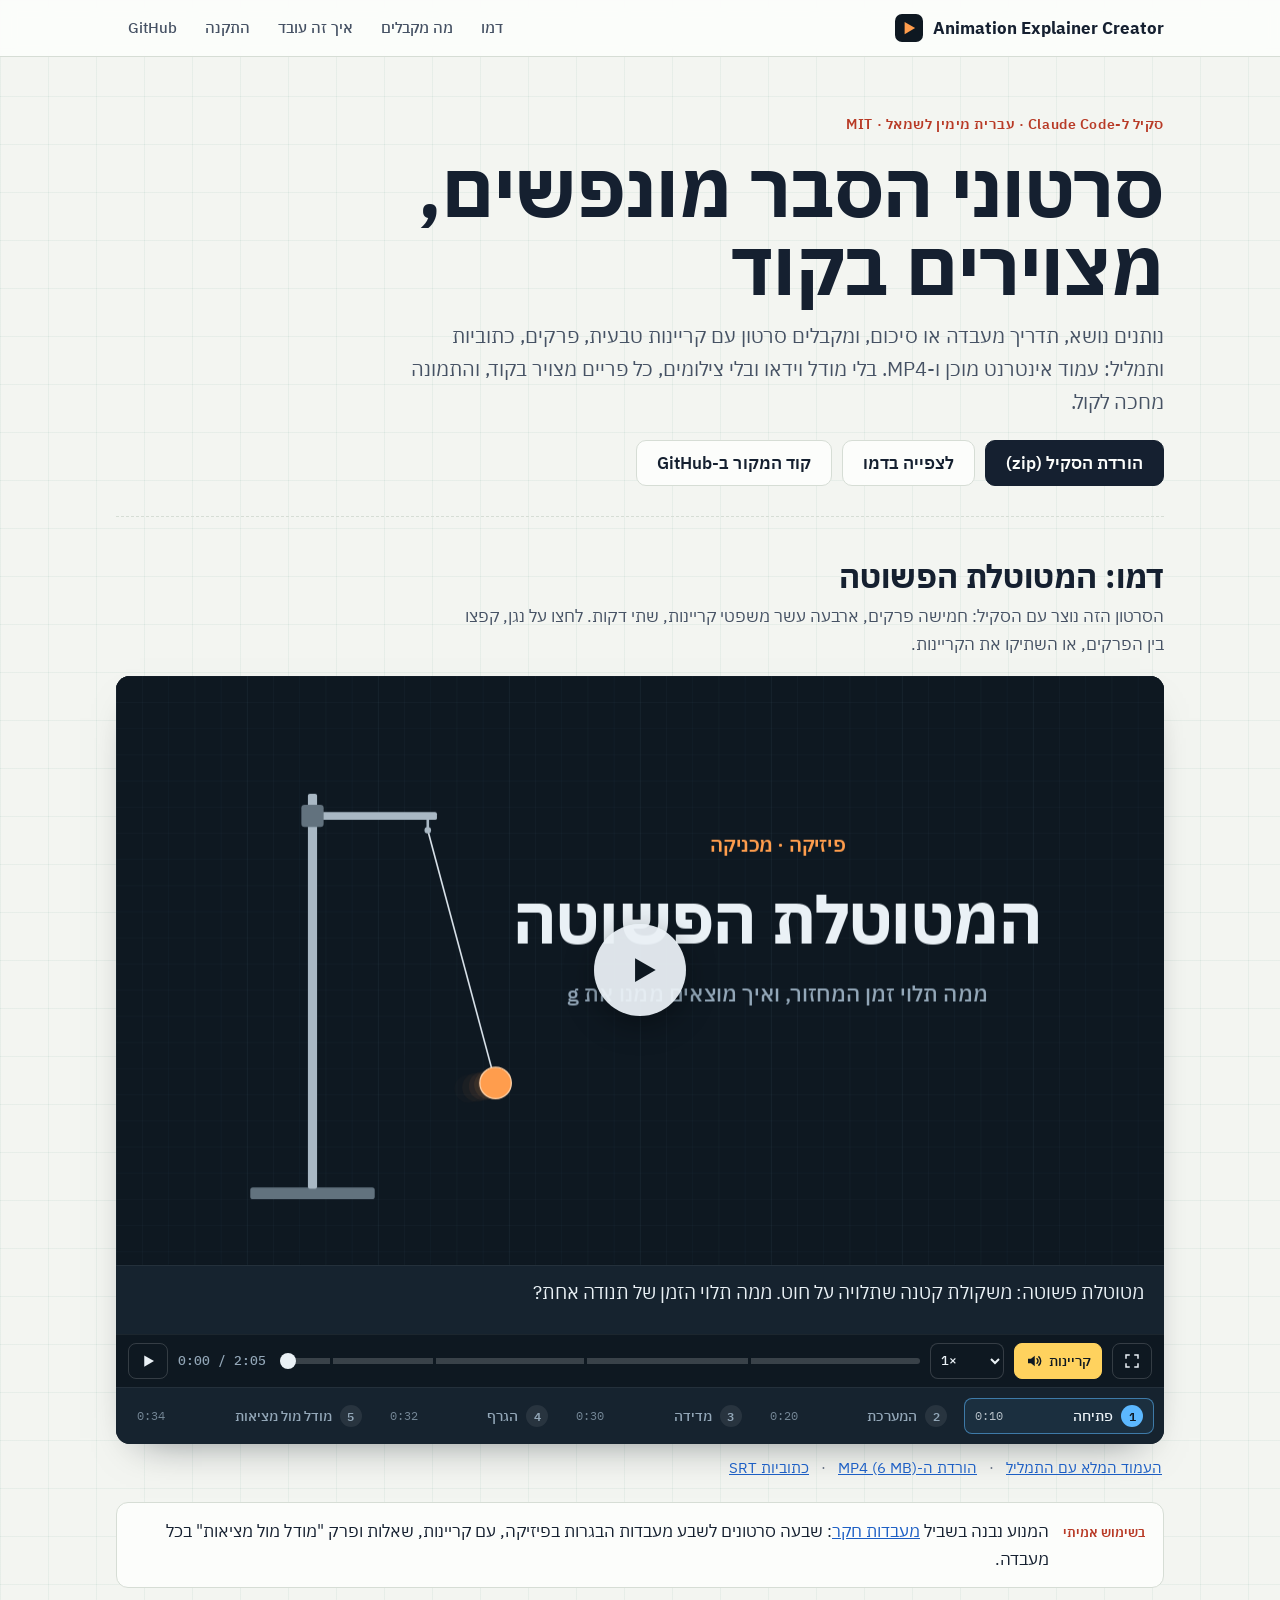
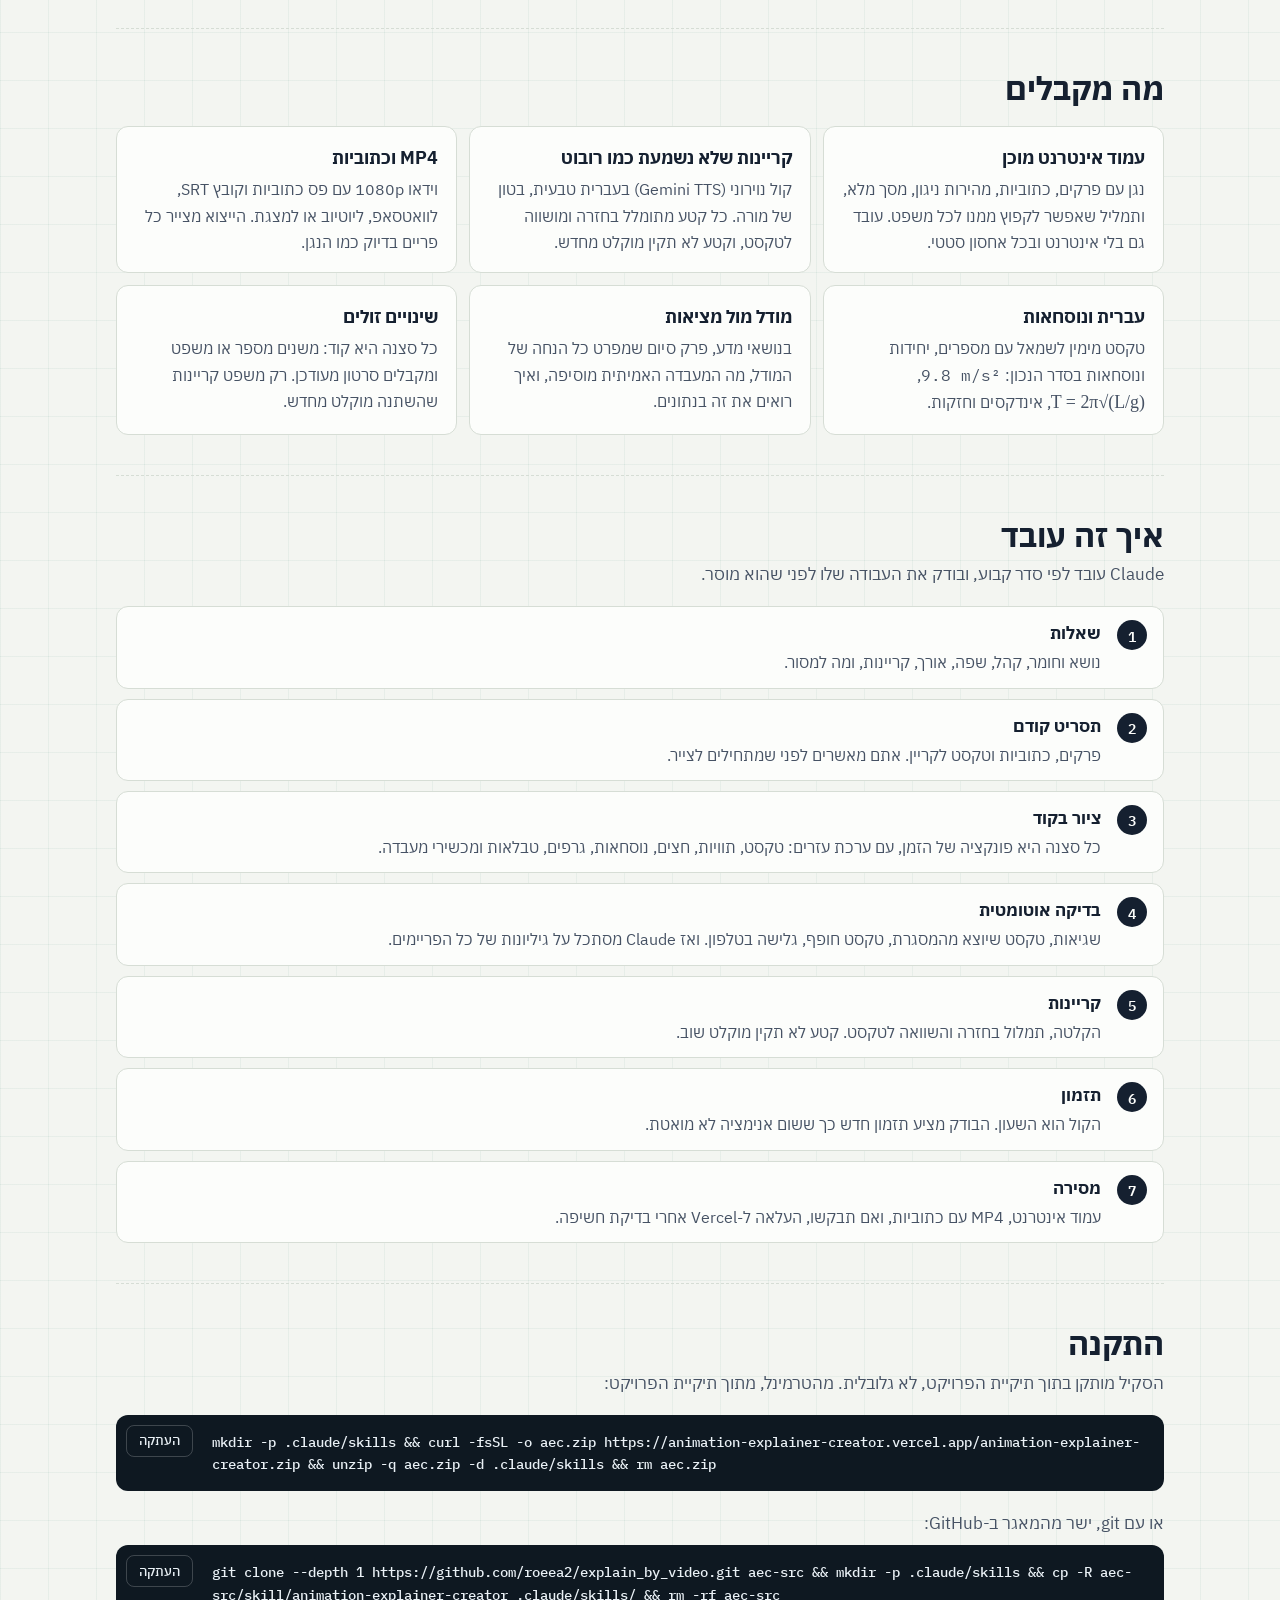
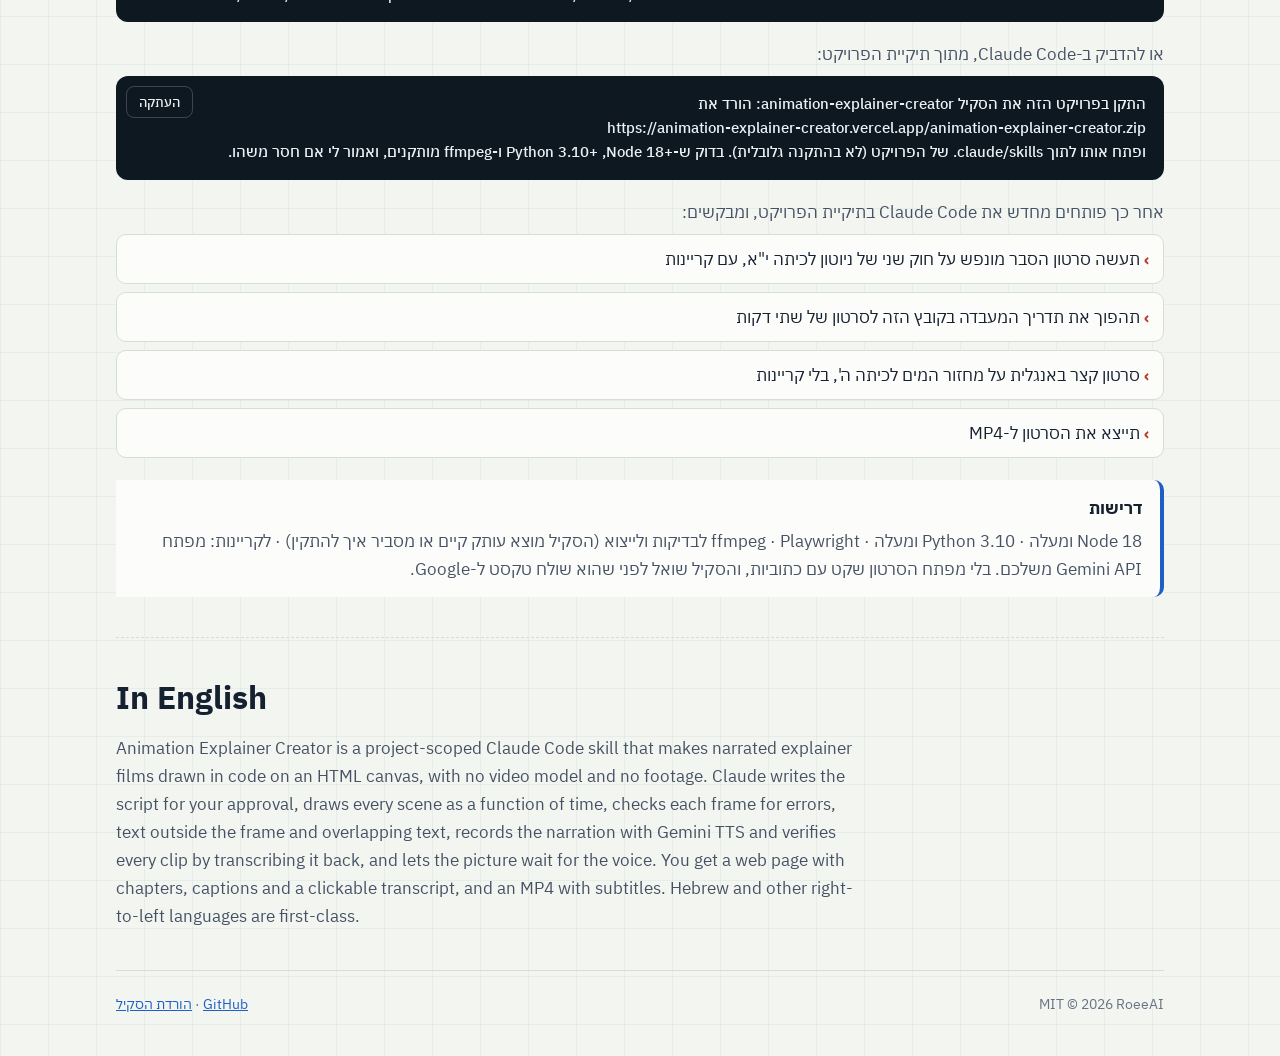
<file: site/index.html>
<!doctype html>
<html lang="he" dir="rtl">
<head>
<meta charset="utf-8">
<meta name="viewport" content="width=device-width, initial-scale=1">
<title>Animation Explainer Creator · סרטוני הסבר מונפשים</title>
<meta name="description" content="סקיל ל-Claude Code שהופך נושא, תדריך מעבדה או סיכום לסרטון הסבר מונפש עם קריינות טבעית בעברית, פרקים, כתוביות ותמליל, עמוד אינטרנט מוכן ו-MP4.">
<!-- og -->
<meta property="og:type" content="website">
<meta property="og:url" content="https://animation-explainer-creator.vercel.app/">
<meta property="og:site_name" content="Animation Explainer Creator">
<meta property="og:title" content="Animation Explainer Creator · סרטוני הסבר מונפשים">
<meta property="og:description" content="סקיל ל-Claude Code: נושא או תדריך נכנס, סרטון הסבר מונפש עם קריינות טבעית בעברית יוצא. עמוד אינטרנט מוכן ו-MP4.">
<meta property="og:image" content="https://animation-explainer-creator.vercel.app/og.jpg">
<meta property="og:image:width" content="1200">
<meta property="og:image:height" content="630">
<meta property="og:image:alt" content="פריים מסרטון ההדגמה: גרף של ריבוע זמן המחזור כפונקציה של אורך המטוטלת">
<meta property="og:locale" content="he_IL">
<meta name="twitter:card" content="summary_large_image">
<meta name="twitter:title" content="Animation Explainer Creator · סרטוני הסבר מונפשים">
<meta name="twitter:description" content="סקיל ל-Claude Code: נושא או תדריך נכנס, סרטון הסבר מונפש עם קריינות טבעית בעברית יוצא.">
<meta name="twitter:image" content="https://animation-explainer-creator.vercel.app/og.jpg">
<!-- /og -->
<link rel="icon" href="favicon.svg" type="image/svg+xml">
<link rel="preconnect" href="https://fonts.googleapis.com">
<link rel="preconnect" href="https://fonts.gstatic.com" crossorigin>
<link href="https://fonts.googleapis.com/css2?family=IBM+Plex+Mono:wght@400;500;600&family=IBM+Plex+Sans+Hebrew:wght@400;500;600;700&family=IBM+Plex+Sans:wght@400;500;600;700&display=swap" rel="stylesheet">
<link rel="stylesheet" href="demo/film.css">
<link rel="stylesheet" href="site.css">
</head>
<body>
<header class="top">
  <div class="wrap top-in">
    <a class="brand" href="#"><svg viewBox="0 0 32 32" aria-hidden="true"><rect width="32" height="32" rx="8" fill="#0e1821"/><path d="M11 9v14l12-7z" fill="#ff9d4d"/></svg><span>Animation Explainer Creator</span></a>
    <nav aria-label="חלקי העמוד"><a href="#demo">דמו</a><a href="#get">מה מקבלים</a><a href="#how">איך זה עובד</a><a href="#install">התקנה</a><a href="https://github.com/roeea2/explain_by_video" rel="noopener">GitHub</a></nav>
  </div>
</header>

<main class="wrap">
  <section class="hero">
    <p class="kicker">סקיל ל-Claude Code · עברית מימין לשמאל · MIT</p>
    <h1>סרטוני הסבר מונפשים,<br>מצוירים בקוד</h1>
    <p class="lede">נותנים נושא, תדריך מעבדה או סיכום, ומקבלים סרטון עם קריינות טבעית, פרקים, כתוביות ותמליל: עמוד אינטרנט מוכן ו-MP4. בלי מודל וידאו ובלי צילומים, כל פריים מצויר בקוד, והתמונה מחכה לקול.</p>
    <div class="cta">
      <a class="btn primary" href="animation-explainer-creator.zip" download>הורדת הסקיל (zip)</a>
      <a class="btn" href="#demo">לצפייה בדמו</a>
      <a class="btn" href="https://github.com/roeea2/explain_by_video" rel="noopener">קוד המקור ב-GitHub</a>
    </div>
  </section>

  <section id="demo" class="sec">
    <div class="sec-head"><h2>דמו: המטוטלת הפשוטה</h2><p>הסרטון הזה נוצר עם הסקיל: חמישה פרקים, ארבעה עשר משפטי קריינות, שתי דקות. לחצו על נגן, קפצו בין הפרקים, או השתיקו את הקריינות.</p></div>
    <div id="film"></div>
    <p class="demo-links"><a href="demo/index.html">העמוד המלא עם התמליל</a><span aria-hidden="true">·</span><a href="demo/pendulum.mp4" download>הורדת ה-MP4 (6 MB)</a><span aria-hidden="true">·</span><a href="demo/pendulum.srt" download>כתוביות SRT</a></p>
    <div class="proof">
      <span class="proof-k">בשימוש אמיתי</span>
      <p>המנוע נבנה בשביל <a href="https://maabada-heker.vercel.app" rel="noopener">מעבדות חקר</a>: שבעה סרטונים לשבע מעבדות הבגרות בפיזיקה, עם קריינות, שאלות ופרק "מודל מול מציאות" בכל מעבדה.</p>
    </div>
  </section>

  <section id="get" class="sec">
    <div class="sec-head"><h2>מה מקבלים</h2></div>
    <div class="cells">
      <div class="cell"><b>עמוד אינטרנט מוכן</b><p>נגן עם פרקים, כתוביות, מהירות ניגון, מסך מלא, ותמליל שאפשר לקפוץ ממנו לכל משפט. עובד גם בלי אינטרנט ובכל אחסון סטטי.</p></div>
      <div class="cell"><b>קריינות שלא נשמעת כמו רובוט</b><p>קול נוירוני (Gemini TTS) בעברית טבעית, בטון של מורה. כל קטע מתומלל בחזרה ומושווה לטקסט, וקטע לא תקין מוקלט מחדש.</p></div>
      <div class="cell"><b>MP4 וכתוביות</b><p>וידאו 1080p עם פס כתוביות וקובץ SRT, לוואטסאפ, ליוטיוב או למצגת. הייצוא מצייר כל פריים בדיוק כמו הנגן.</p></div>
      <div class="cell"><b>עברית ונוסחאות</b><p>טקסט מימין לשמאל עם מספרים, יחידות ונוסחאות בסדר הנכון: <span class="num">9.8 m/s²</span>, <span class="math">T = 2π√(L/g)</span>, אינדקסים וחזקות.</p></div>
      <div class="cell"><b>מודל מול מציאות</b><p>בנושאי מדע, פרק סיום שמפרט כל הנחה של המודל, מה המעבדה האמיתית מוסיפה, ואיך רואים את זה בנתונים.</p></div>
      <div class="cell"><b>שינויים זולים</b><p>כל סצנה היא קוד: משנים מספר או משפט ומקבלים סרטון מעודכן. רק משפט קריינות שהשתנה מוקלט מחדש.</p></div>
    </div>
  </section>

  <section id="how" class="sec">
    <div class="sec-head"><h2>איך זה עובד</h2><p>Claude עובד לפי סדר קבוע, ובודק את העבודה שלו לפני שהוא מוסר.</p></div>
    <ol class="flow">
      <li><b>שאלות</b><span>נושא וחומר, קהל, שפה, אורך, קריינות, ומה למסור.</span></li>
      <li><b>תסריט קודם</b><span>פרקים, כתוביות וטקסט לקריין. אתם מאשרים לפני שמתחילים לצייר.</span></li>
      <li><b>ציור בקוד</b><span>כל סצנה היא פונקציה של הזמן, עם ערכת עזרים: טקסט, תוויות, חצים, נוסחאות, גרפים, טבלאות ומכשירי מעבדה.</span></li>
      <li><b>בדיקה אוטומטית</b><span>שגיאות, טקסט שיוצא מהמסגרת, טקסט חופף, גלישה בטלפון. ואז Claude מסתכל על גיליונות של כל הפריימים.</span></li>
      <li><b>קריינות</b><span>הקלטה, תמלול בחזרה והשוואה לטקסט. קטע לא תקין מוקלט שוב.</span></li>
      <li><b>תזמון</b><span>הקול הוא השעון. הבודק מציע תזמון חדש כך ששום אנימציה לא מואטת.</span></li>
      <li><b>מסירה</b><span>עמוד אינטרנט, MP4 עם כתוביות, ואם תבקשו, העלאה ל-Vercel אחרי בדיקת חשיפה.</span></li>
    </ol>
  </section>

  <section id="install" class="sec">
    <div class="sec-head"><h2>התקנה</h2><p>הסקיל מותקן בתוך תיקיית הפרויקט, לא גלובלית. מהטרמינל, מתוך תיקיית הפרויקט:</p></div>
    <div class="code"><button type="button" class="copy" data-copy="c1">העתקה</button><pre id="c1" dir="ltr">mkdir -p .claude/skills &amp;&amp; curl -fsSL -o aec.zip https://animation-explainer-creator.vercel.app/animation-explainer-creator.zip &amp;&amp; unzip -q aec.zip -d .claude/skills &amp;&amp; rm aec.zip</pre></div>
    <p class="sub">או עם git, ישר מהמאגר ב-GitHub:</p>
    <div class="code"><button type="button" class="copy" data-copy="c3">העתקה</button><pre id="c3" dir="ltr">git clone --depth 1 https://github.com/roeea2/explain_by_video.git aec-src &amp;&amp; mkdir -p .claude/skills &amp;&amp; cp -R aec-src/skill/animation-explainer-creator .claude/skills/ &amp;&amp; rm -rf aec-src</pre></div>
    <p class="sub">או להדביק ב-Claude Code, מתוך תיקיית הפרויקט:</p>
    <div class="code"><button type="button" class="copy" data-copy="c2">העתקה</button><pre id="c2">התקן בפרויקט הזה את הסקיל animation-explainer-creator: הורד את
<span class="ltr">https://animation-explainer-creator.vercel.app/animation-explainer-creator.zip</span>
ופתח אותו לתוך <span class="ltr">.claude/skills</span> של הפרויקט (לא בהתקנה גלובלית). בדוק ש-<span class="ltr">Node 18+</span>, <span class="ltr">Python 3.10+</span> ו-ffmpeg מותקנים, ואמור לי אם חסר משהו.</pre></div>
    <p class="sub">אחר כך פותחים מחדש את Claude Code בתיקיית הפרויקט, ומבקשים:</p>
    <ul class="asks">
      <li>תעשה סרטון הסבר מונפש על חוק שני של ניוטון לכיתה י"א, עם קריינות</li>
      <li>תהפוך את תדריך המעבדה בקובץ הזה לסרטון של שתי דקות</li>
      <li>סרטון קצר באנגלית על מחזור המים לכיתה ה', בלי קריינות</li>
      <li>תייצא את הסרטון ל-MP4</li>
    </ul>
    <div class="req">
      <b>דרישות</b>
      <p>Node 18 ומעלה · Python 3.10 ומעלה · ffmpeg · Playwright לבדיקות ולייצוא (הסקיל מוצא עותק קיים או מסביר איך להתקין) · לקריינות: מפתח Gemini API משלכם. בלי מפתח הסרטון שקט עם כתוביות, והסקיל שואל לפני שהוא שולח טקסט ל-Google.</p>
    </div>
  </section>

  <section class="sec en" lang="en" dir="ltr">
    <div class="sec-head"><h2>In English</h2></div>
    <p>Animation Explainer Creator is a project-scoped Claude Code skill that makes narrated explainer films drawn in code on an HTML canvas, with no video model and no footage. Claude writes the script for your approval, draws every scene as a function of time, checks each frame for errors, text outside the frame and overlapping text, records the narration with Gemini TTS and verifies every clip by transcribing it back, and lets the picture wait for the voice. You get a web page with chapters, captions and a clickable transcript, and an MP4 with subtitles. Hebrew and other right-to-left languages are first-class.</p>
  </section>

  <footer class="foot"><span>MIT © 2026 RoeeAI</span><span><a href="https://github.com/roeea2/explain_by_video" rel="noopener">GitHub</a> · <a href="animation-explainer-creator.zip" download>הורדת הסקיל</a></span></footer>
</main>

<script src="demo/narration.js"></script>
<script src="demo/film.js"></script>
<script src="demo/scenes.js"></script>
<script>
  Film.mount(document.getElementById('film'), { scenes: FILM.scenes, lang: FILM.lang, label: 'סרטון: ' + FILM.title, narration: { base: 'demo/audio/', dur: window.NARRATION } });
  document.querySelectorAll('.copy').forEach(b => b.addEventListener('click', () => {
    const txt = document.getElementById(b.dataset.copy).textContent;
    (navigator.clipboard ? navigator.clipboard.writeText(txt) : Promise.reject()).then(() => { b.textContent = 'הועתק'; setTimeout(() => { b.textContent = 'העתקה'; }, 1600); }, () => {});
  }));
</script>
</body>
</html>
</file>
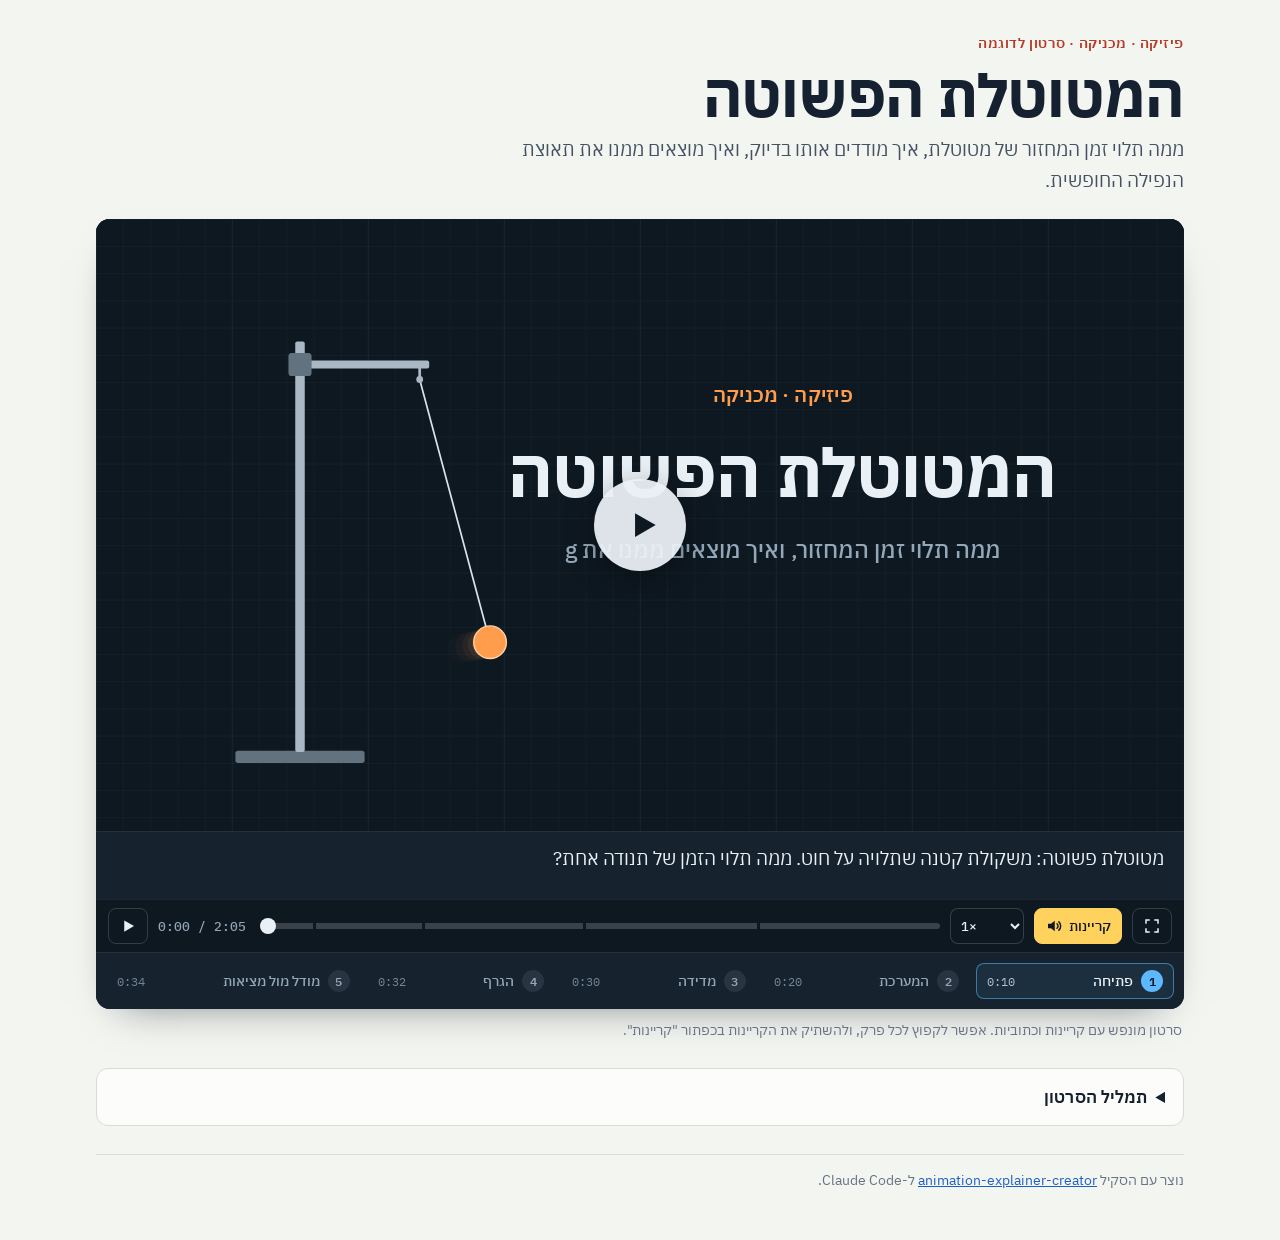
<file: site/demo/index.html>
<!doctype html>
<html lang="he" dir="rtl">
<head>
<meta charset="utf-8">
<meta name="viewport" content="width=device-width, initial-scale=1">
<title>המטוטלת הפשוטה</title>
<meta name="description" content="ממה תלוי זמן המחזור של מטוטלת, איך מודדים אותו, ואיך מוצאים ממנו את g">
<!-- og -->
<meta property="og:type" content="video.other">
<meta property="og:url" content="https://animation-explainer-creator.vercel.app/demo/">
<meta property="og:title" content="המטוטלת הפשוטה · סרטון הדגמה">
<meta property="og:description" content="סרטון הסבר מונפש עם קריינות: ממה תלוי זמן המחזור של מטוטלת, איך מודדים אותו, ואיך מוצאים ממנו את g.">
<meta property="og:image" content="https://animation-explainer-creator.vercel.app/og.jpg">
<meta property="og:image:width" content="1200">
<meta property="og:image:height" content="630">
<meta name="twitter:card" content="summary_large_image">
<!-- /og -->
<link rel="icon" href="../favicon.svg" type="image/svg+xml">
<link rel="preconnect" href="https://fonts.googleapis.com">
<link rel="preconnect" href="https://fonts.gstatic.com" crossorigin>
<link href="https://fonts.googleapis.com/css2?family=IBM+Plex+Mono:wght@400;500;600&family=IBM+Plex+Sans+Hebrew:wght@400;500;600;700&family=IBM+Plex+Sans:wght@400;500;600;700&display=swap" rel="stylesheet">
<link rel="stylesheet" href="film.css">
</head>
<body>
<main id="app"></main>
<script src="narration.js"></script>
<script src="film.js"></script>
<script src="scenes.js"></script>
<script>Film.page(window.FILM);</script>
</body>
</html>
</file>
<file: site/demo/film.css>
/* film.css - animation-explainer-creator player and page. MIT License, (c) 2026 RoeeAI.
   The page is calm paper; the one bold object is the dark film "screen". Light and dark themes. */
:root {
  --paper: #f3f5f1;
  --sheet: #fcfdfb;
  --ink: #152030;
  --ink-2: #465264;
  --muted: #677283;
  --rule: #d6ddd5;
  --accent: #1d5fc4;
  --pen: #b83a26;
  --screen: #0e1821;
  --screen-2: #16232f;
  --screen-ink: #eaf1f6;
  --screen-dim: #93a7b8;
  --screen-accent: #5cb8ff;
  --screen-hi: #ffd25e;
  --f-body: "IBM Plex Sans Hebrew", "IBM Plex Sans", "IBM Plex Sans Arabic", "Arial Hebrew", Arial, sans-serif;
  --f-mono: "IBM Plex Mono", ui-monospace, Menlo, Consolas, monospace;
  --f-math: "Times New Roman", "STIX Two Text", Times, serif;
}
@media (prefers-color-scheme: dark) {
  :root:not([data-theme="light"]) {
    --paper: #0f1418; --sheet: #151c22; --ink: #e5ebf0; --ink-2: #b3bec9; --muted: #8a97a4; --rule: #2a343d;
    --accent: #7aaeff; --pen: #ff8f78; --screen: #0b131a; --screen-2: #13202b;
    color-scheme: dark;
  }
}
:root[data-theme="dark"] {
  --paper: #0f1418; --sheet: #151c22; --ink: #e5ebf0; --ink-2: #b3bec9; --muted: #8a97a4; --rule: #2a343d;
  --accent: #7aaeff; --pen: #ff8f78; --screen: #0b131a; --screen-2: #13202b;
  color-scheme: dark;
}

* { box-sizing: border-box; }
[hidden] { display: none !important; }
html { -webkit-text-size-adjust: 100%; }
body { margin: 0; background: var(--paper); color: var(--ink); font-family: var(--f-body); font-size: 17px; line-height: 1.65; }
a { color: var(--accent); }
:focus-visible { outline: 3px solid var(--accent); outline-offset: 2px; border-radius: 4px; }
.math { font-family: var(--f-math); font-size: 1.12em; direction: ltr; unicode-bidi: isolate; white-space: nowrap; }
.num { font-family: var(--f-mono); font-variant-numeric: tabular-nums; direction: ltr; unicode-bidi: isolate; white-space: nowrap; }
.ltr { direction: ltr; unicode-bidi: isolate; }

/* ---------- film player ---------- */
.film { display: grid; background: var(--screen); border-radius: 14px; overflow: hidden; box-shadow: 0 18px 40px -24px rgba(5, 15, 25, .55); color: var(--screen-ink); }
.film-screen { position: relative; background: var(--screen); }
.film-canvas { display: block; width: 100%; aspect-ratio: 16 / 9; height: auto; max-width: 100%; cursor: pointer; }
.film-big { position: absolute; inset: 0; margin: auto; width: 92px; height: 92px; border-radius: 50%; border: 0; background: rgba(234, 241, 246, .94); color: #0e1821; display: grid; place-items: center; cursor: pointer; box-shadow: 0 8px 30px rgba(0, 0, 0, .35); transition: transform .15s ease; }
.film-big:hover { transform: scale(1.06); }
.film-big svg { width: 38px; height: 38px; margin-left: 6px; }
.film-cap { min-height: 3.6em; padding: 12px 20px; font-size: 19px; line-height: 1.5; background: var(--screen-2); border-top: 1px solid rgba(255, 255, 255, .06); text-wrap: pretty; }
.film-cap .math, .film-cap .num { color: var(--screen-hi); }
.film-bar { direction: ltr; display: flex; align-items: center; gap: 10px; padding: 8px 12px; background: var(--screen); border-top: 1px solid rgba(255, 255, 255, .06); flex-wrap: wrap; }
.film-btn { background: transparent; border: 1px solid rgba(255, 255, 255, .16); color: var(--screen-ink); border-radius: 8px; height: 36px; min-width: 36px; padding: 0 10px; display: inline-grid; grid-auto-flow: column; gap: 6px; place-items: center; cursor: pointer; font: 500 14px var(--f-body); }
.film-btn:hover { background: rgba(255, 255, 255, .08); }
.film-btn[aria-pressed="true"] { background: var(--screen-hi); color: #0e1821; border-color: var(--screen-hi); }
.film-btn svg { width: 18px; height: 18px; }
.film-time { font: 500 13px var(--f-mono); color: var(--screen-dim); min-width: 92px; font-variant-numeric: tabular-nums; }
.film-track { position: relative; flex: 1 1 200px; min-width: 120px; height: 36px; display: flex; align-items: center; }
.film-seek { width: 100%; margin: 0; appearance: none; -webkit-appearance: none; background: transparent; height: 36px; cursor: pointer; position: relative; z-index: 1; }
.film-seek::-webkit-slider-runnable-track { height: 6px; border-radius: 3px; background: linear-gradient(to right, var(--screen-accent) var(--p, 0%), rgba(255, 255, 255, .18) var(--p, 0%)); }
.film-seek::-moz-range-track { height: 6px; border-radius: 3px; background: rgba(255, 255, 255, .18); }
.film-seek::-moz-range-progress { height: 6px; border-radius: 3px; background: var(--screen-accent); }
.film-seek::-webkit-slider-thumb { -webkit-appearance: none; width: 16px; height: 16px; border-radius: 50%; background: var(--screen-ink); margin-top: -5px; border: 0; }
.film-seek::-moz-range-thumb { width: 16px; height: 16px; border-radius: 50%; background: var(--screen-ink); border: 0; }
.film-ticks { position: absolute; inset: 0; pointer-events: none; z-index: 2; }
.film-ticks i { position: absolute; top: 13px; width: 3px; height: 10px; background: var(--screen); border-radius: 1px; transform: translateX(-1px); }
.film-speed { background: var(--screen); color: var(--screen-ink); border: 1px solid rgba(255, 255, 255, .16); border-radius: 8px; height: 36px; padding: 0 6px; font: 500 13px var(--f-mono); }
.film-chapters { list-style: none; margin: 0; padding: 10px; display: flex; gap: 6px; overflow-x: auto; background: var(--screen-2); border-top: 1px solid rgba(255, 255, 255, .06); scrollbar-width: thin; }
.film-chapters li { flex: 1 0 auto; }
.film-chapters button { width: 100%; display: grid; grid-template-columns: auto 1fr auto; gap: 8px; align-items: center; text-align: start; white-space: nowrap; background: transparent; color: var(--screen-dim); border: 1px solid transparent; border-radius: 8px; padding: 6px 10px; cursor: pointer; font: 500 14px var(--f-body); }
.film-chapters button:hover { background: rgba(255, 255, 255, .06); color: var(--screen-ink); }
.film-chapters .on button { border-color: rgba(92, 184, 255, .55); color: var(--screen-ink); background: rgba(92, 184, 255, .08); }
.film-chapters .n { font: 600 12px var(--f-mono); width: 22px; height: 22px; border-radius: 50%; display: grid; place-items: center; background: rgba(255, 255, 255, .08); }
.film-chapters .on .n { background: var(--screen-accent); color: #0e1821; }
.film-chapters .d { font: 400 12px var(--f-mono); opacity: .75; }
.film:fullscreen { display: flex; flex-direction: column; justify-content: center; border-radius: 0; background: #000; }
.film:fullscreen .film-screen { width: min(100%, calc((100vh - 170px) * 16 / 9)); margin-inline: auto; }
.film:fullscreen .film-cap { font-size: 24px; text-align: center; }
.film:fullscreen .film-chapters { display: none; }

/* ---------- page (Film.page) ---------- */
#app { max-width: 1120px; margin-inline: auto; padding: 32px max(16px, env(safe-area-inset-right, 0px)) 48px max(16px, env(safe-area-inset-left, 0px)); }
.fp-head { display: grid; gap: 8px; margin-bottom: 22px; }
.fp-kicker { margin: 0; font-size: 14px; font-weight: 600; letter-spacing: .04em; color: var(--pen); }
.fp-head h1 { margin: 0; font-size: clamp(36px, 6vw, 60px); line-height: 1.05; font-weight: 700; text-wrap: balance; }
.fp-lede { margin: 0; font-size: 19px; color: var(--ink-2); max-width: 62ch; text-wrap: pretty; }
.fp-note { margin: 10px 2px 0; font-size: 14px; color: var(--muted); }
.fp-transcript { margin-top: 26px; border: 1px solid var(--rule); border-radius: 12px; background: var(--sheet); }
.fp-transcript > summary { cursor: pointer; padding: 14px 18px; font-weight: 600; }
.fp-tr-body { padding: 0 18px 12px; }
.fp-tr-body section { border-top: 1px dashed var(--rule); padding: 12px 0; }
.fp-tr-body h3 { margin: 0 0 6px; font-size: 17px; display: flex; gap: 8px; align-items: center; }
.fp-n { font: 600 12px var(--f-mono); width: 22px; height: 22px; border-radius: 50%; display: inline-grid; place-items: center; background: var(--rule); }
.fp-tr-body ol { list-style: none; margin: 0; padding: 0; display: grid; gap: 6px; }
.fp-tr-body li { display: grid; grid-template-columns: auto minmax(0, 1fr); gap: 10px; align-items: baseline; }
.fp-t { font: 500 13px var(--f-mono); color: var(--accent); background: none; border: 1px solid var(--rule); border-radius: 6px; padding: 0 6px; cursor: pointer; direction: ltr; }
.fp-foot { margin-top: 28px; padding-top: 14px; border-top: 1px solid var(--rule); font-size: 14px; color: var(--muted); }

@media (max-width: 560px) {
  body { font-size: 16px; }
  #app { padding-top: 20px; }
  .film-cap { font-size: 16px; padding: 10px 14px; }
  .film-big { width: 64px; height: 64px; }
  .film-big svg { width: 26px; height: 26px; }
  .film-time { min-width: 0; }
  .film-voice-t { display: none; }
}
</file>
<file: site/site.css>
/* Landing page for the skill. Builds on demo/film.css (tokens, player). */
html { scroll-behavior: smooth; scroll-padding-top: 70px; }
@media (prefers-reduced-motion: reduce) { html { scroll-behavior: auto; } }
body {
  background-color: var(--paper);
  background-image: linear-gradient(rgba(31, 111, 92, .06) 1px, transparent 1px), linear-gradient(90deg, rgba(31, 111, 92, .06) 1px, transparent 1px);
  background-size: 48px 48px;
}
.wrap { max-width: 1080px; margin-inline: auto; padding-left: max(16px, env(safe-area-inset-left, 0px)); padding-right: max(16px, env(safe-area-inset-right, 0px)); }

.top { position: sticky; top: 0; z-index: 9; background: color-mix(in srgb, var(--sheet) 92%, transparent); backdrop-filter: blur(8px); border-bottom: 1px solid var(--rule); }
.top-in { display: flex; align-items: center; gap: 16px; min-height: 56px; flex-wrap: wrap; padding-block: 6px; }
.brand { display: inline-flex; align-items: center; gap: 10px; font-weight: 700; color: var(--ink); text-decoration: none; direction: ltr; }
.brand svg { width: 28px; height: 28px; }
.top nav { display: flex; gap: 4px; flex-wrap: wrap; margin-inline-start: auto; }
.top nav a { text-decoration: none; color: var(--ink-2); padding: 5px 12px; border-radius: 999px; font-size: 15px; font-weight: 500; }
.top nav a:hover { background: color-mix(in srgb, var(--accent) 10%, transparent); color: var(--ink); }

.hero { padding-block: 56px 30px; display: grid; gap: 14px; }
.kicker { margin: 0; font-size: 14px; font-weight: 600; letter-spacing: .04em; color: var(--pen); }
.hero h1 { margin: 0; font-size: clamp(40px, 7vw, 76px); line-height: 1.02; font-weight: 700; text-wrap: balance; }
.lede { margin: 0; font-size: 20px; color: var(--ink-2); max-width: 64ch; text-wrap: pretty; }
.cta { display: flex; gap: 10px; flex-wrap: wrap; margin-top: 8px; }
.btn { display: inline-flex; align-items: center; min-height: 46px; padding: 0 20px; border-radius: 10px; border: 1px solid var(--rule); background: var(--sheet); color: var(--ink); text-decoration: none; font-weight: 600; }
.btn:hover { border-color: var(--ink-2); }
.btn.primary { background: var(--ink); color: var(--sheet); border-color: var(--ink); }
.btn.primary:hover { opacity: .9; }

.sec { padding-block: 40px; border-top: 1px dashed var(--rule); }
.sec-head { margin-bottom: 18px; }
.sec-head h2 { margin: 0 0 6px; font-size: 32px; line-height: 1.2; text-wrap: balance; }
.sec-head p { margin: 0; color: var(--ink-2); max-width: 70ch; }
.demo-links { display: flex; flex-wrap: wrap; gap: 8px 12px; margin: 12px 2px 0; font-size: 15px; color: var(--muted); }
.proof { margin-top: 22px; display: grid; grid-template-columns: auto minmax(0, 1fr); gap: 14px; align-items: baseline; padding: 14px 18px; border: 1px solid var(--rule); border-radius: 12px; background: var(--sheet); }
.proof-k { font-size: 13px; font-weight: 600; color: var(--pen); white-space: nowrap; }
.proof p { margin: 0; }

.cells { display: grid; grid-template-columns: repeat(auto-fit, minmax(260px, 1fr)); gap: 12px; }
.cell { background: var(--sheet); border: 1px solid var(--rule); border-radius: 12px; padding: 16px 18px; }
.cell b { display: block; font-size: 18px; margin-bottom: 4px; }
.cell p { margin: 0; color: var(--ink-2); font-size: 16px; }

.flow { list-style: none; margin: 0; padding: 0; display: grid; gap: 10px; counter-reset: f; }
.flow li { counter-increment: f; position: relative; display: grid; gap: 2px; padding: 12px 18px; padding-inline-start: 62px; background: var(--sheet); border: 1px solid var(--rule); border-radius: 12px; }
.flow li::before { content: counter(f); position: absolute; inset-inline-start: 16px; top: 13px; width: 30px; height: 30px; border-radius: 50%; background: var(--ink); color: var(--sheet); display: grid; place-items: center; font: 600 14px var(--f-mono); }
.flow b { font-size: 17px; }
.flow span { color: var(--ink-2); font-size: 16px; }

.code { position: relative; background: var(--screen); color: var(--screen-ink); border-radius: 12px; }
.code pre { margin: 0; padding: 16px 18px; padding-inline-end: 96px; white-space: pre-wrap; word-break: break-word; font: 500 14px/1.6 var(--f-mono); }
.code pre:not([dir="ltr"]) { font-family: var(--f-body); font-size: 15px; }
.copy { position: absolute; top: 10px; inset-inline-end: 10px; height: 32px; padding: 0 12px; border-radius: 8px; border: 1px solid rgba(255, 255, 255, .2); background: transparent; color: var(--screen-ink); font: 500 13px var(--f-body); cursor: pointer; }
.copy:hover { background: rgba(255, 255, 255, .08); }
.code pre[dir="ltr"] { padding-left: 96px; padding-right: 18px; }
.sub { margin: 18px 0 8px; color: var(--ink-2); }
.asks { margin: 0; padding: 0; list-style: none; display: grid; gap: 8px; }
.asks li { background: var(--sheet); border: 1px solid var(--rule); border-radius: 10px; padding: 10px 14px; }
.asks li::before { content: "› "; color: var(--pen); font-weight: 700; }
.req { margin-top: 22px; padding: 14px 18px; border-inline-start: 4px solid var(--accent); background: var(--sheet); border-radius: 0 10px 10px 0; }
.req p { margin: 4px 0 0; color: var(--ink-2); }
.en p { color: var(--ink-2); max-width: 75ch; margin: 0; }
.foot { display: flex; justify-content: space-between; flex-wrap: wrap; gap: 10px; padding-block: 22px 40px; border-top: 1px solid var(--rule); color: var(--muted); font-size: 14px; }

@media (max-width: 560px) {
  .hero { padding-block: 34px 20px; }
  .lede { font-size: 18px; }
  .top nav a { padding: 4px 8px; font-size: 14px; }
  .proof { grid-template-columns: minmax(0, 1fr); gap: 4px; }
  .flow li { padding-inline-start: 56px; }
}
</file>
